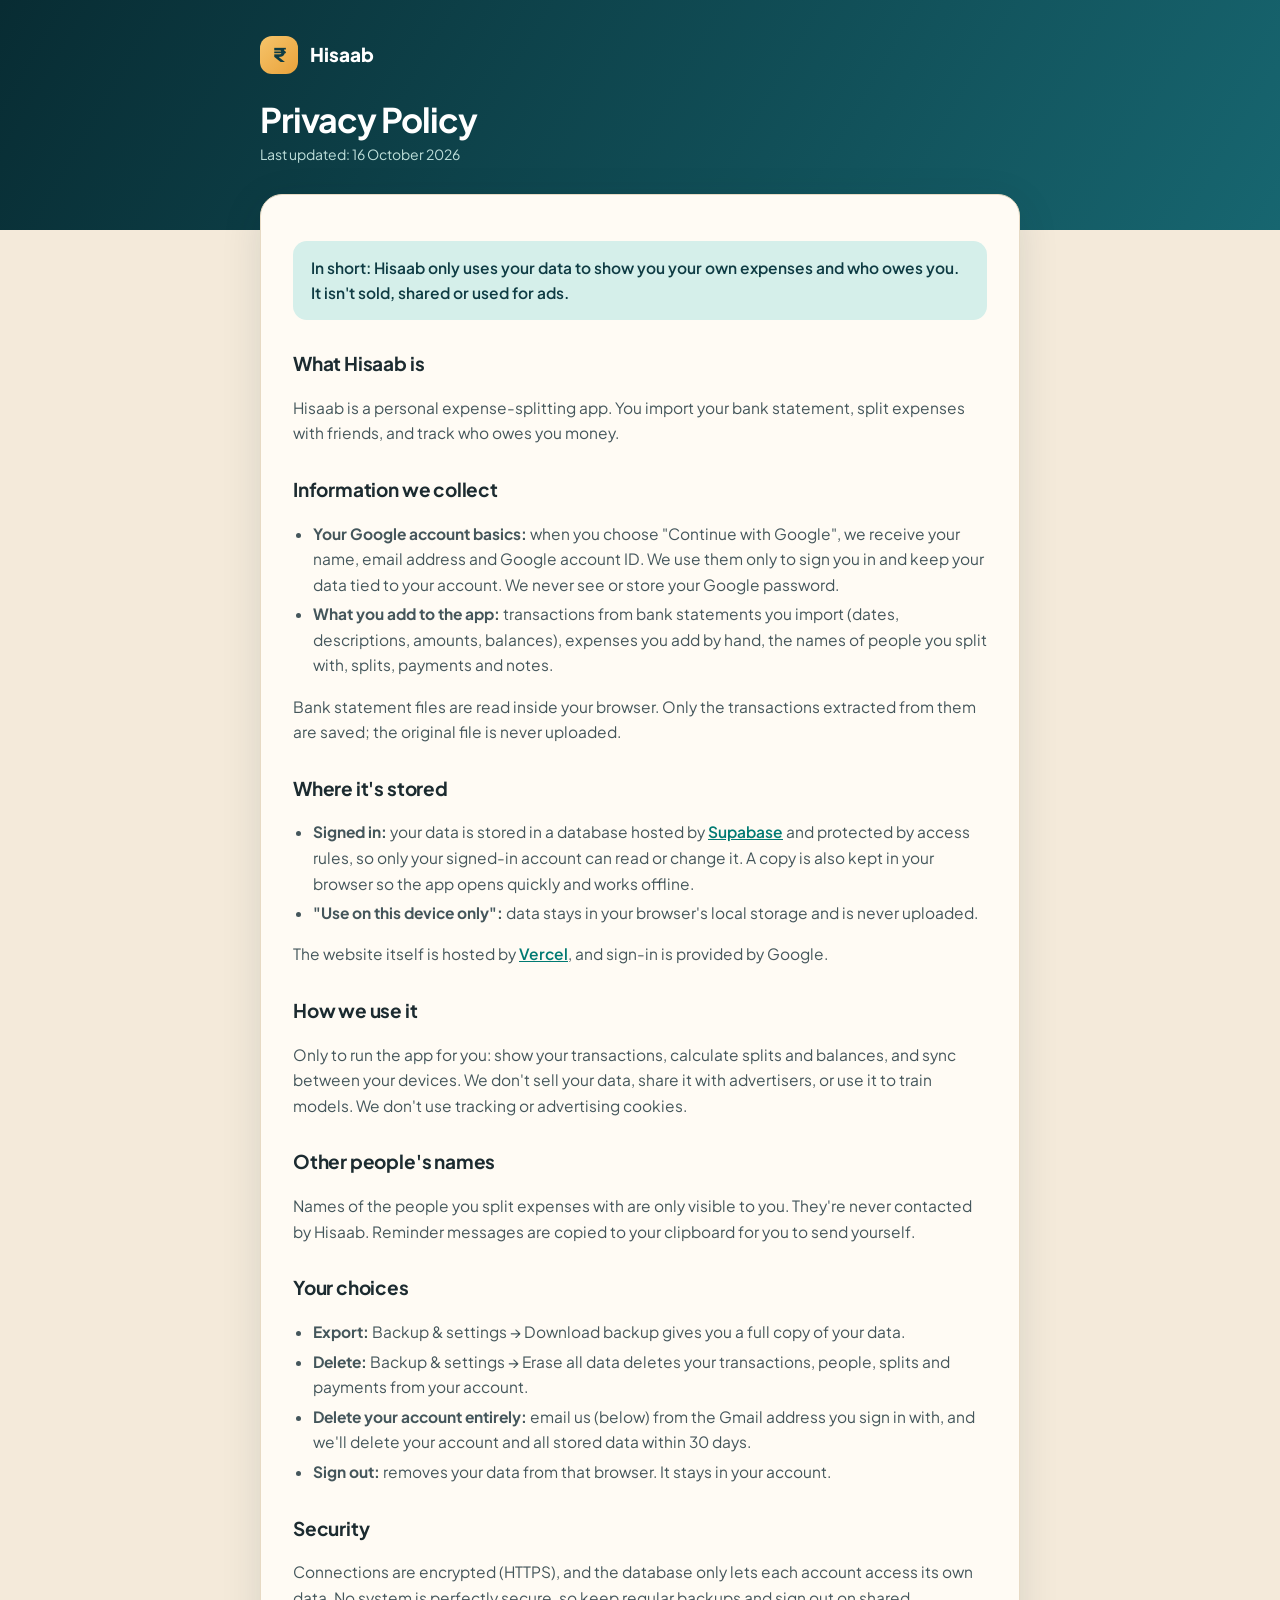
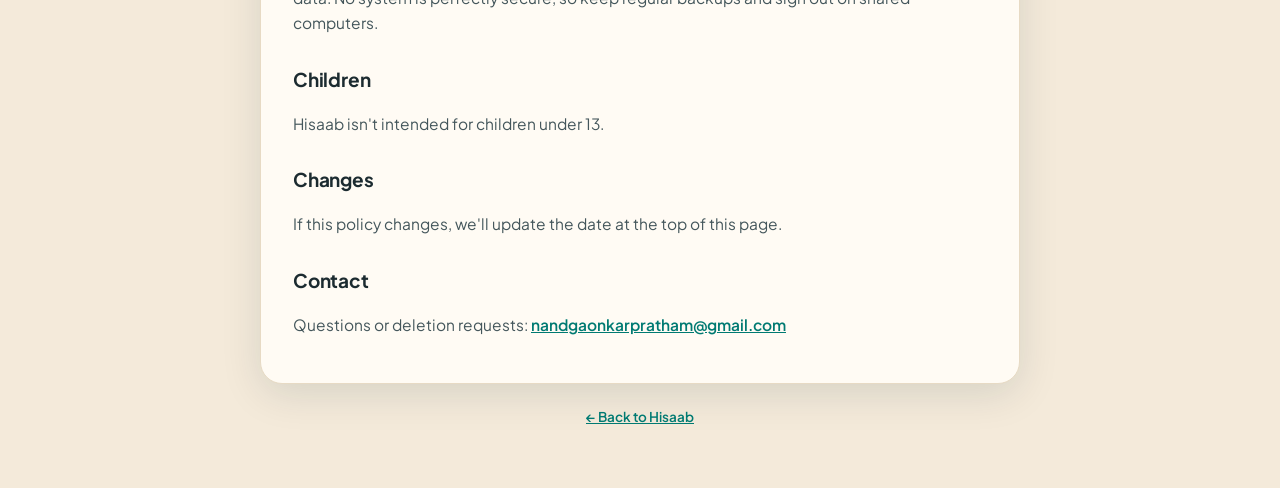
<file: privacy.html>
<!doctype html>
<html lang="en">
<head>
  <meta charset="utf-8" />
  <meta name="viewport" content="width=device-width, initial-scale=1" />
  <title>Hisaab Privacy Policy</title>
  <meta name="description" content="How Hisaab handles your data." />
  <link rel="preconnect" href="https://fonts.googleapis.com" />
  <link rel="preconnect" href="https://fonts.gstatic.com" crossorigin />
  <link href="https://fonts.googleapis.com/css2?family=Plus+Jakarta+Sans:wght@400;500;600;700;800&display=swap" rel="stylesheet" />
  <style>
    :root { --ocean: #0E3B43; --teal: #007A72; --sand: #F4EADA; --card: #FFFBF4; --ink: #1C2B30; --ink-2: #44565B; --line: #E7DAC4; --amber: #E9A23B; }
    * { box-sizing: border-box; }
    body { margin: 0; font-family: 'Plus Jakarta Sans', system-ui, -apple-system, 'Segoe UI', sans-serif; color: var(--ink); background: var(--sand); line-height: 1.65; font-size: 15.5px; }
    header { background: linear-gradient(120deg, #082C33, #176670); color: #fff; padding: 36px 16px 64px; }
    .wrap { max-width: 760px; margin: 0 auto; }
    .brand { display: flex; align-items: center; gap: 12px; text-decoration: none; color: #fff; font-weight: 800; font-size: 19px; }
    .mark { width: 38px; height: 38px; border-radius: 12px; display: grid; place-items: center; background: linear-gradient(135deg, #F6C46A, var(--amber)); color: var(--ocean); font-weight: 800; }
    h1 { font-size: 34px; letter-spacing: -.03em; margin: 26px 0 4px; line-height: 1.15; }
    .updated { color: #BFE0DB; font-size: 14px; }
    main { padding: 0 16px 60px; }
    article { background: var(--card); border: 1px solid var(--line); border-radius: 22px; padding: 30px 32px; margin-top: -36px; box-shadow: 0 10px 40px rgba(8, 44, 51, .12); }
    h2 { font-size: 19px; margin: 28px 0 6px; letter-spacing: -.01em; }
    h2:first-child { margin-top: 0; }
    p, li { color: var(--ink-2); }
    ul { padding-left: 20px; }
    li { margin: 4px 0; }
    a { color: var(--teal); font-weight: 600; }
    .summary { background: #D5EFEA; border-radius: 14px; padding: 14px 18px; color: var(--ocean); font-weight: 600; }
    footer { text-align: center; color: var(--ink-2); font-size: 13.5px; margin-top: 22px; }
    @media (max-width: 600px) { article { padding: 22px 18px; } h1 { font-size: 28px; } }
  </style>
</head>
<body>
  <header>
    <div class="wrap">
      <a class="brand" href="/"><span class="mark">₹</span>Hisaab</a>
      <h1>Privacy Policy</h1>
      <div class="updated">Last updated: 16 October 2026</div>
    </div>
  </header>
  <main>
    <div class="wrap">
      <article>
        <p class="summary">In short: Hisaab only uses your data to show you your own expenses and who owes you. It isn't sold, shared or used for ads.</p>

        <h2>What Hisaab is</h2>
        <p>Hisaab is a personal expense-splitting app. You import your bank statement, split expenses with friends, and track who owes you money.</p>

        <h2>Information we collect</h2>
        <ul>
          <li><b>Your Google account basics:</b> when you choose "Continue with Google", we receive your name, email address and Google account ID. We use them only to sign you in and keep your data tied to your account. We never see or store your Google password.</li>
          <li><b>What you add to the app:</b> transactions from bank statements you import (dates, descriptions, amounts, balances), expenses you add by hand, the names of people you split with, splits, payments and notes.</li>
        </ul>
        <p>Bank statement files are read inside your browser. Only the transactions extracted from them are saved; the original file is never uploaded.</p>

        <h2>Where it's stored</h2>
        <ul>
          <li><b>Signed in:</b> your data is stored in a database hosted by <a href="https://supabase.com/privacy" target="_blank" rel="noopener">Supabase</a> and protected by access rules, so only your signed-in account can read or change it. A copy is also kept in your browser so the app opens quickly and works offline.</li>
          <li><b>"Use on this device only":</b> data stays in your browser's local storage and is never uploaded.</li>
        </ul>
        <p>The website itself is hosted by <a href="https://vercel.com/legal/privacy-policy" target="_blank" rel="noopener">Vercel</a>, and sign-in is provided by Google.</p>

        <h2>How we use it</h2>
        <p>Only to run the app for you: show your transactions, calculate splits and balances, and sync between your devices. We don't sell your data, share it with advertisers, or use it to train models. We don't use tracking or advertising cookies.</p>

        <h2>Other people's names</h2>
        <p>Names of the people you split expenses with are only visible to you. They're never contacted by Hisaab. Reminder messages are copied to your clipboard for you to send yourself.</p>

        <h2>Your choices</h2>
        <ul>
          <li><b>Export:</b> Backup &amp; settings → Download backup gives you a full copy of your data.</li>
          <li><b>Delete:</b> Backup &amp; settings → Erase all data deletes your transactions, people, splits and payments from your account.</li>
          <li><b>Delete your account entirely:</b> email us (below) from the Gmail address you sign in with, and we'll delete your account and all stored data within 30 days.</li>
          <li><b>Sign out:</b> removes your data from that browser. It stays in your account.</li>
        </ul>

        <h2>Security</h2>
        <p>Connections are encrypted (HTTPS), and the database only lets each account access its own data. No system is perfectly secure, so keep regular backups and sign out on shared computers.</p>

        <h2>Children</h2>
        <p>Hisaab isn't intended for children under 13.</p>

        <h2>Changes</h2>
        <p>If this policy changes, we'll update the date at the top of this page.</p>

        <h2>Contact</h2>
        <p>Questions or deletion requests: <a href="mailto:nandgaonkarpratham@gmail.com">nandgaonkarpratham@gmail.com</a></p>
      </article>
      <footer><a href="/">← Back to Hisaab</a></footer>
    </div>
  </main>
</body>
</html>
</file>
